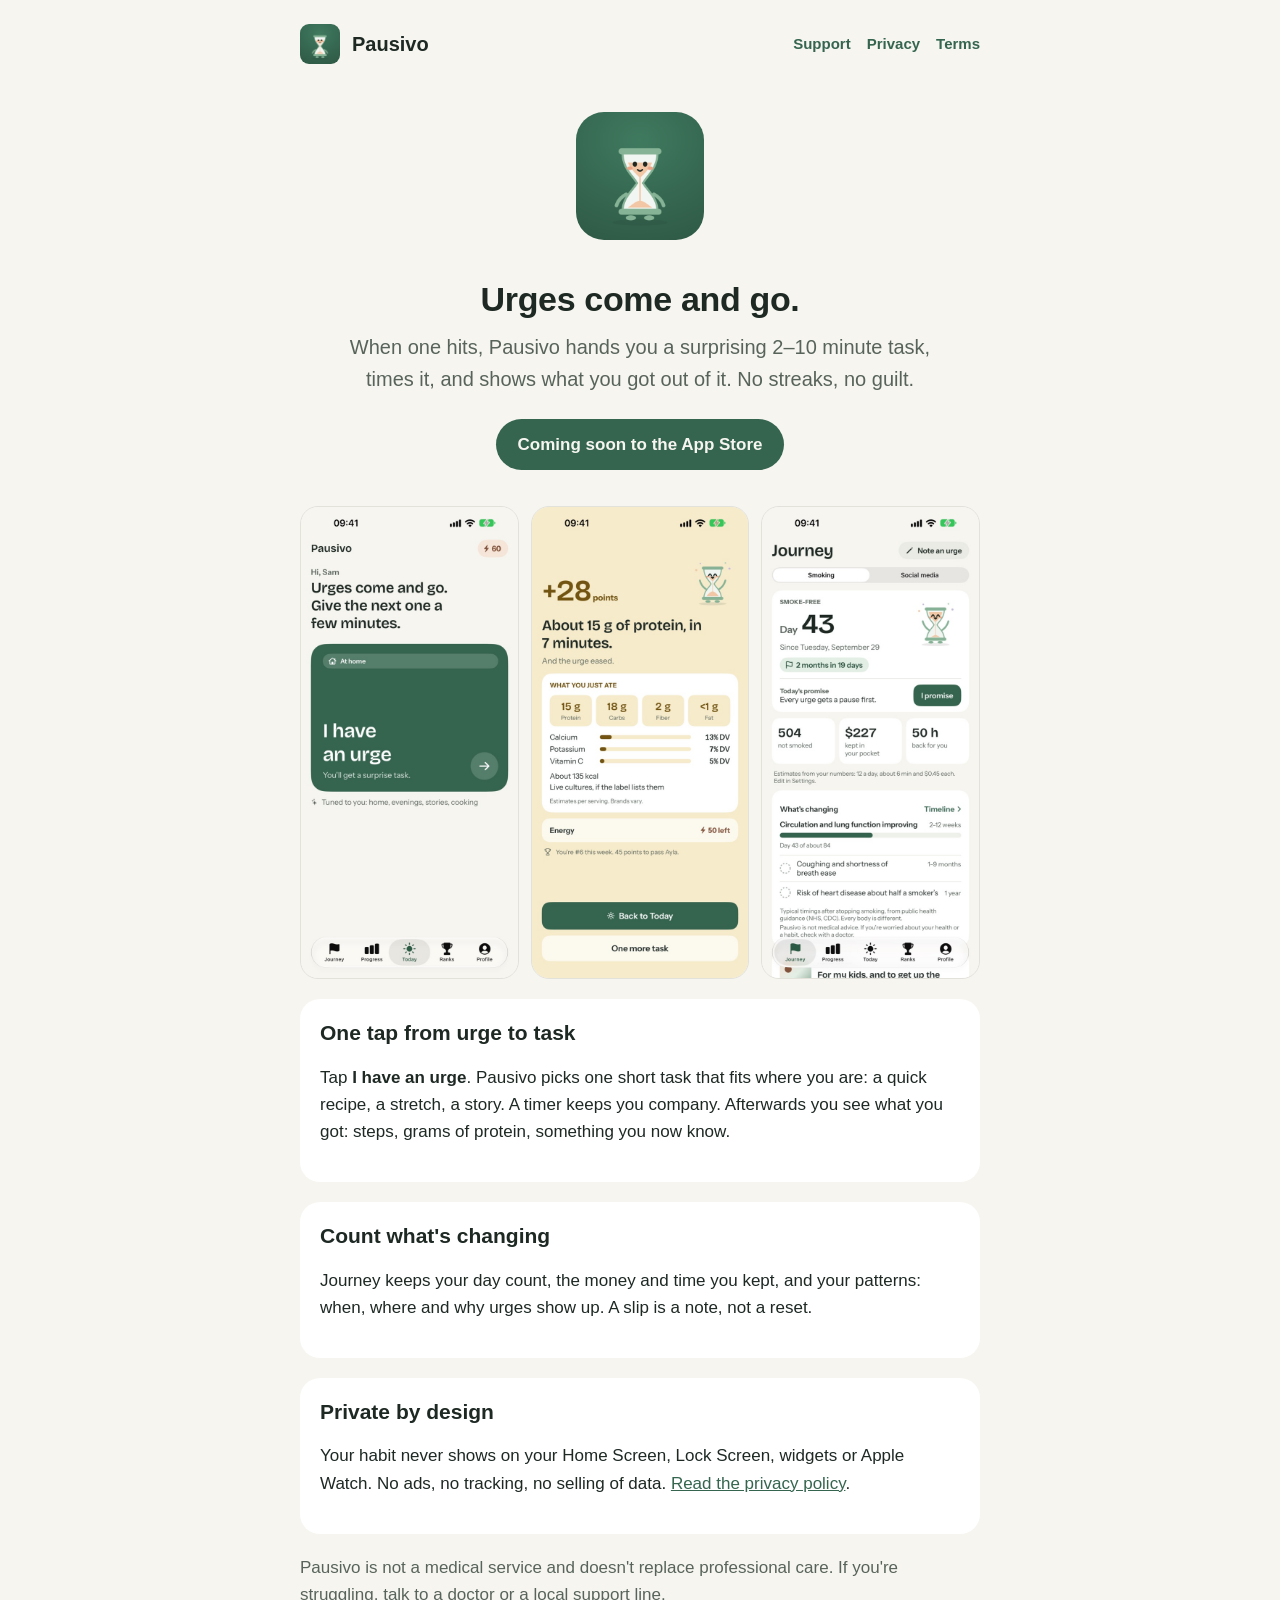
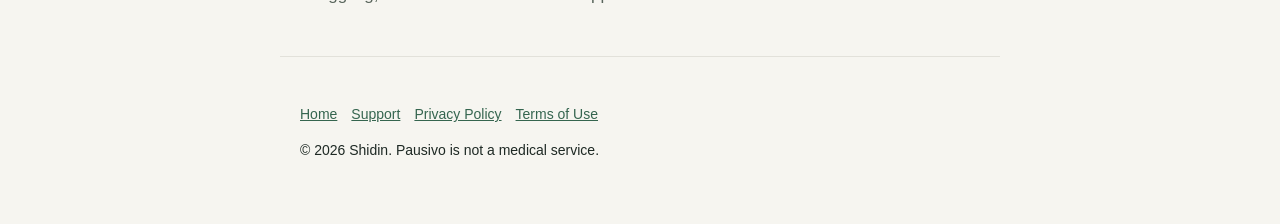
<file: index.html>
<!doctype html>
<html lang="en">
<head>
<meta charset="utf-8">
<meta name="viewport" content="width=device-width, initial-scale=1">
<title>Pausivo: Quit Bad Habits</title>
<meta name="description" content="When an urge hits, Pausivo hands you one short, surprising task and keeps you company until the moment passes.">
<link rel="icon" href="assets/icon.png">
<link rel="stylesheet" href="assets/site.css">
</head>
<body>
<header class="site">
<img src="assets/icon.png" alt="">
<a class="home" href="">Pausivo</a>
<nav><a href="support/">Support</a><a href="privacy/">Privacy</a><a href="terms/">Terms</a></nav>
</header>
<main>

<section class="hero">
<img src="assets/icon.png" alt="Pausivo app icon">
<h1>Urges come and go.</h1>
<p class="lead">When one hits, Pausivo hands you a surprising 2–10 minute task, times it, and shows what you got out of it. No streaks, no guilt.</p>
<span class="pill">Coming soon to the App Store</span>
</section>
<div class="shots">
<img src="assets/01-today.jpg" alt="Pausivo's Today screen with the I have an urge button" loading="lazy">
<img src="assets/04-done.jpg" alt="The result of a finished task: about 15 grams of protein in 7 minutes" loading="lazy">
<img src="assets/05-journey.jpg" alt="Journey: day 43, with the money and time kept" loading="lazy">
</div>
<div class="card">
<h2 style="margin-top:0">One tap from urge to task</h2>
<p>Tap <strong>I have an urge</strong>. Pausivo picks one short task that fits where you are: a quick recipe, a stretch, a story. A timer keeps you company. Afterwards you see what you got: steps, grams of protein, something you now know.</p>
</div>
<div class="card">
<h2 style="margin-top:0">Count what's changing</h2>
<p>Journey keeps your day count, the money and time you kept, and your patterns: when, where and why urges show up. A slip is a note, not a reset.</p>
</div>
<div class="card">
<h2 style="margin-top:0">Private by design</h2>
<p>Your habit never shows on your Home Screen, Lock Screen, widgets or Apple Watch. No ads, no tracking, no selling of data. <a href="privacy/">Read the privacy policy</a>.</p>
</div>
<p class="muted">Pausivo is not a medical service and doesn't replace professional care. If you're struggling, talk to a doctor or a local support line.</p>

</main>
<footer class="site">
<p><a href="">Home</a><a href="support/">Support</a><a href="privacy/">Privacy Policy</a><a href="terms/">Terms of Use</a></p>
<p>© 2026 Shidin. Pausivo is not a medical service.</p>
</footer>
</body>
</html>
</file>
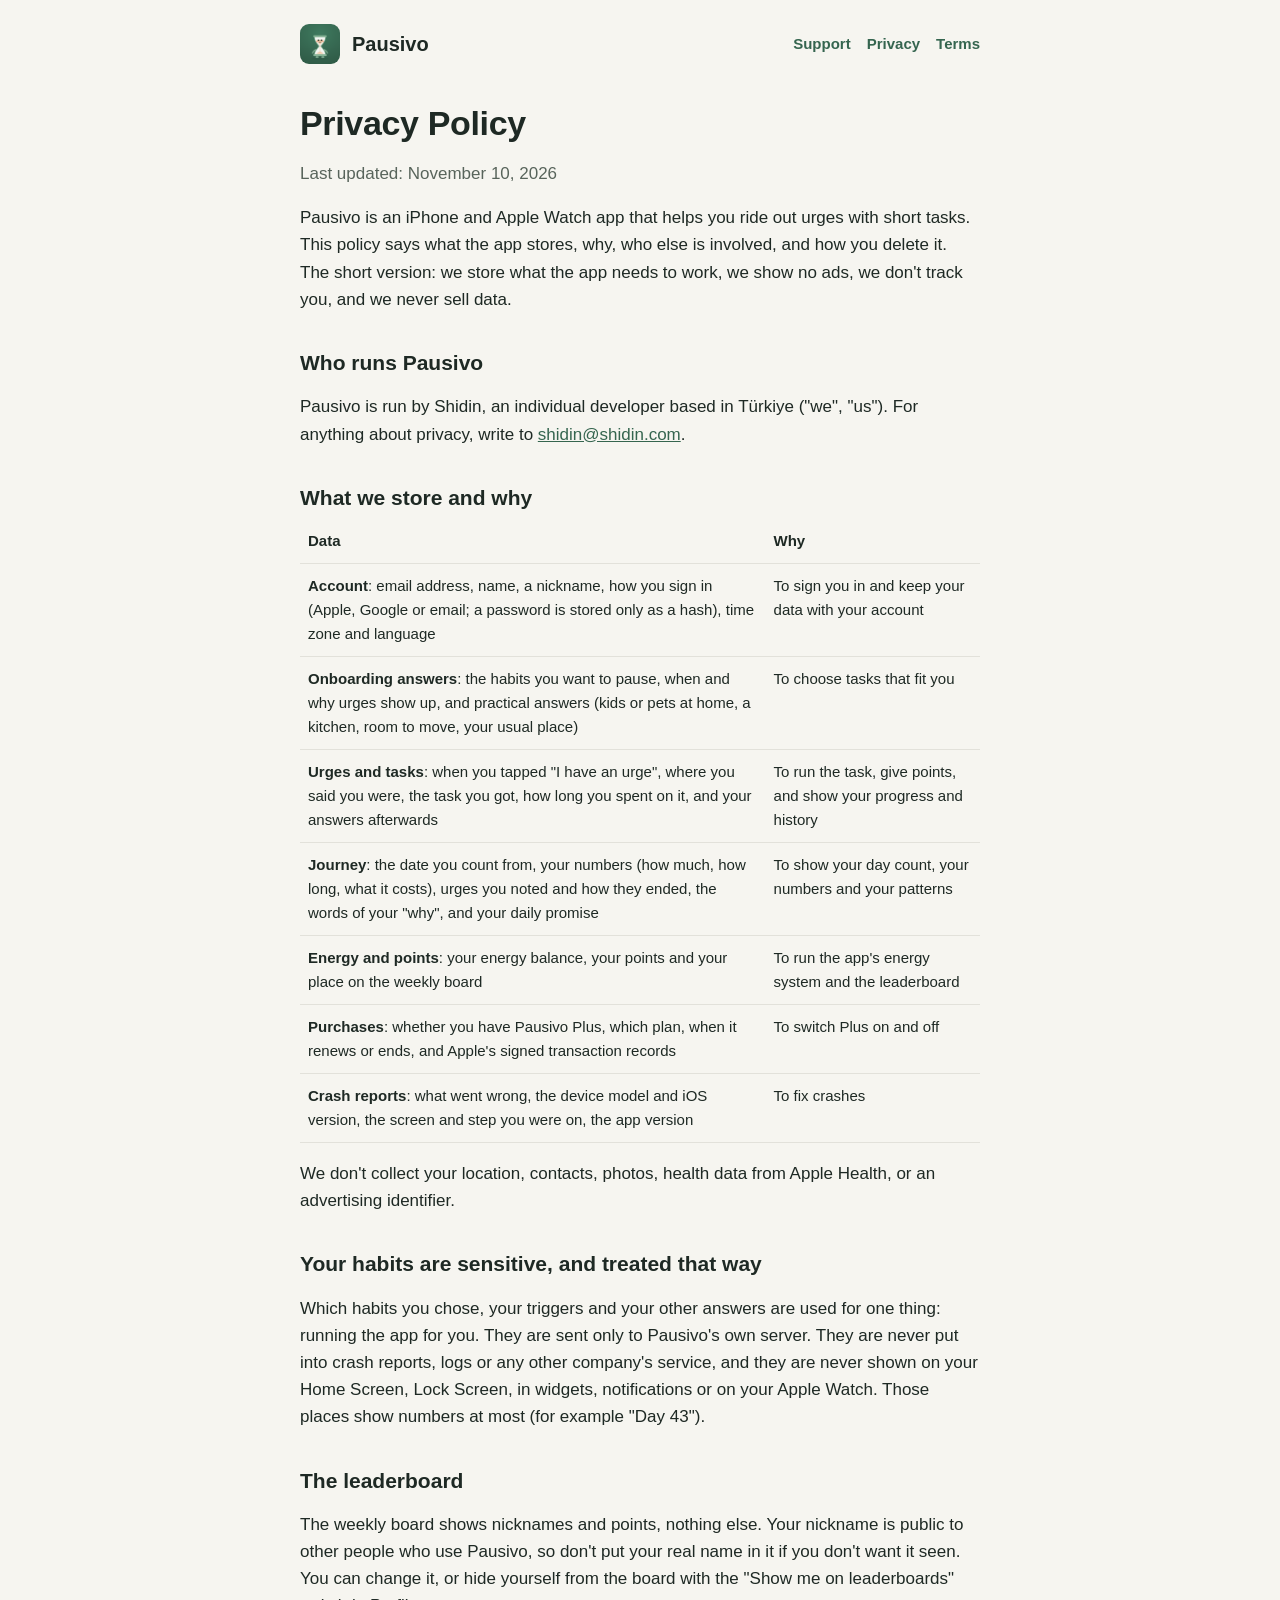
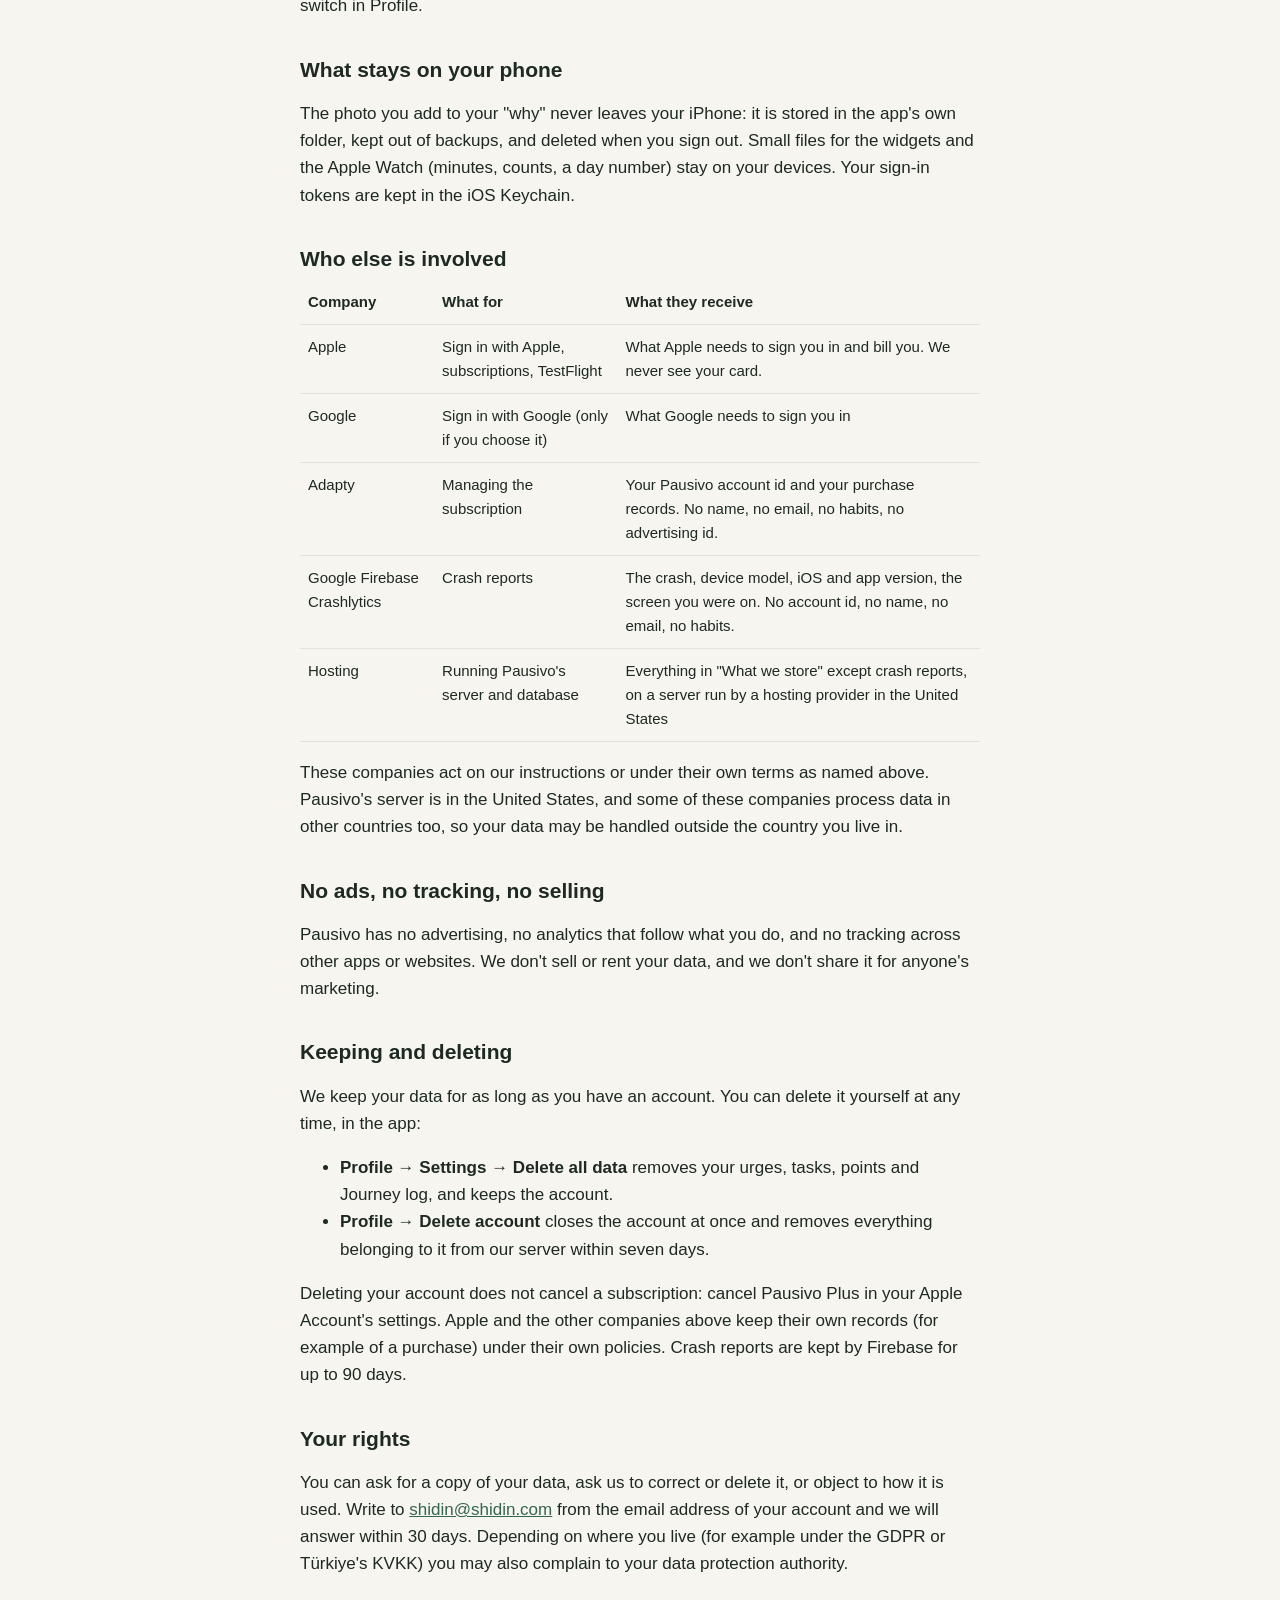
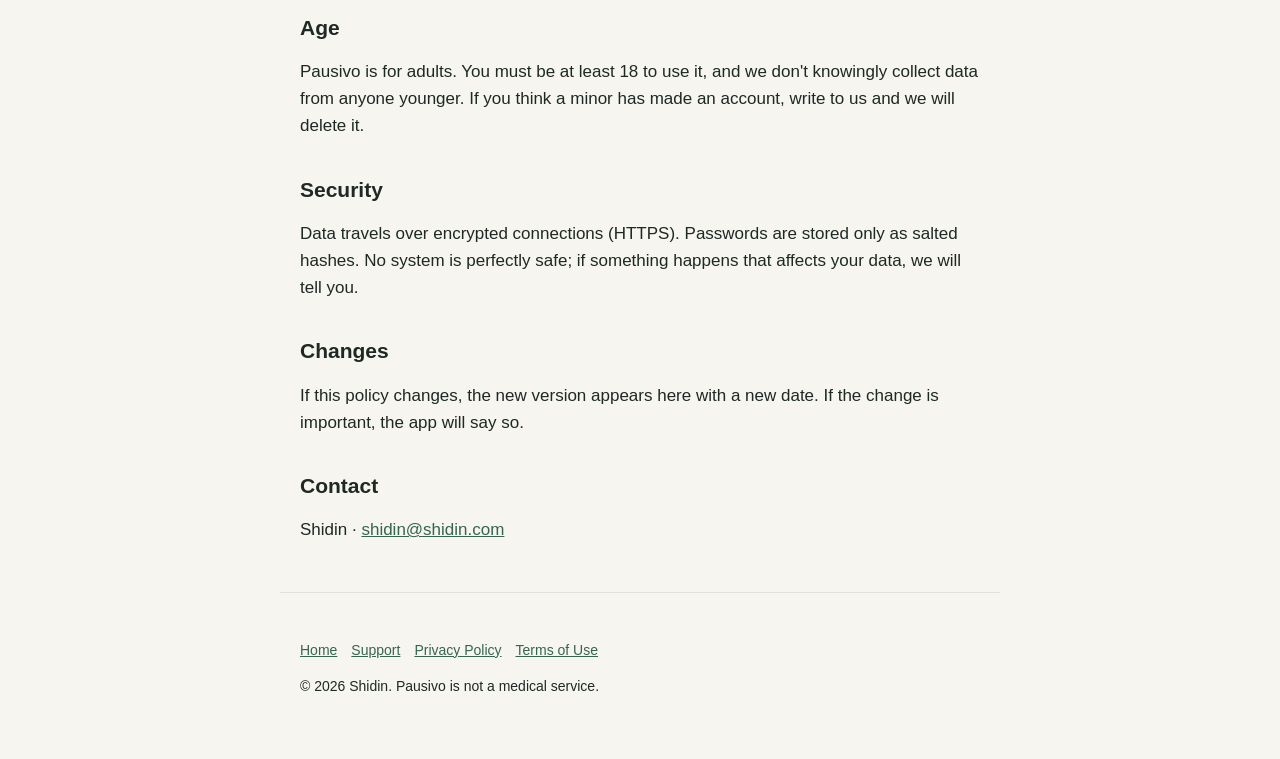
<file: privacy/index.html>
<!doctype html>
<html lang="en">
<head>
<meta charset="utf-8">
<meta name="viewport" content="width=device-width, initial-scale=1">
<title>Privacy Policy · Pausivo</title>
<meta name="description" content="How Pausivo handles your data.">
<link rel="icon" href="../assets/icon.png">
<link rel="stylesheet" href="../assets/site.css">
</head>
<body>
<header class="site">
<img src="../assets/icon.png" alt="">
<a class="home" href="../">Pausivo</a>
<nav><a href="../support/">Support</a><a href="../privacy/">Privacy</a><a href="../terms/">Terms</a></nav>
</header>
<main>

<h1>Privacy Policy</h1>
<p class="muted">Last updated: November 10, 2026</p>
<p>Pausivo is an iPhone and Apple Watch app that helps you ride out urges with short tasks. This policy says what the app stores, why, who else is involved, and how you delete it. The short version: we store what the app needs to work, we show no ads, we don't track you, and we never sell data.</p>

<h2>Who runs Pausivo</h2>
<p>Pausivo is run by Shidin, an individual developer based in Türkiye ("we", "us"). For anything about privacy, write to <a href="mailto:shidin@shidin.com">shidin@shidin.com</a>.</p>

<h2>What we store and why</h2>
<div class="scroll"><table>
<tr><th>Data</th><th>Why</th></tr>
<tr><td><strong>Account</strong>: email address, name, a nickname, how you sign in (Apple, Google or email; a password is stored only as a hash), time zone and language</td><td>To sign you in and keep your data with your account</td></tr>
<tr><td><strong>Onboarding answers</strong>: the habits you want to pause, when and why urges show up, and practical answers (kids or pets at home, a kitchen, room to move, your usual place)</td><td>To choose tasks that fit you</td></tr>
<tr><td><strong>Urges and tasks</strong>: when you tapped "I have an urge", where you said you were, the task you got, how long you spent on it, and your answers afterwards</td><td>To run the task, give points, and show your progress and history</td></tr>
<tr><td><strong>Journey</strong>: the date you count from, your numbers (how much, how long, what it costs), urges you noted and how they ended, the words of your "why", and your daily promise</td><td>To show your day count, your numbers and your patterns</td></tr>
<tr><td><strong>Energy and points</strong>: your energy balance, your points and your place on the weekly board</td><td>To run the app's energy system and the leaderboard</td></tr>
<tr><td><strong>Purchases</strong>: whether you have Pausivo Plus, which plan, when it renews or ends, and Apple's signed transaction records</td><td>To switch Plus on and off</td></tr>
<tr><td><strong>Crash reports</strong>: what went wrong, the device model and iOS version, the screen and step you were on, the app version</td><td>To fix crashes</td></tr>
</table></div>
<p>We don't collect your location, contacts, photos, health data from Apple Health, or an advertising identifier.</p>

<h2>Your habits are sensitive, and treated that way</h2>
<p>Which habits you chose, your triggers and your other answers are used for one thing: running the app for you. They are sent only to Pausivo's own server. They are never put into crash reports, logs or any other company's service, and they are never shown on your Home Screen, Lock Screen, in widgets, notifications or on your Apple Watch. Those places show numbers at most (for example "Day 43").</p>

<h2>The leaderboard</h2>
<p>The weekly board shows nicknames and points, nothing else. Your nickname is public to other people who use Pausivo, so don't put your real name in it if you don't want it seen. You can change it, or hide yourself from the board with the "Show me on leaderboards" switch in Profile.</p>

<h2>What stays on your phone</h2>
<p>The photo you add to your "why" never leaves your iPhone: it is stored in the app's own folder, kept out of backups, and deleted when you sign out. Small files for the widgets and the Apple Watch (minutes, counts, a day number) stay on your devices. Your sign-in tokens are kept in the iOS Keychain.</p>

<h2>Who else is involved</h2>
<div class="scroll"><table>
<tr><th>Company</th><th>What for</th><th>What they receive</th></tr>
<tr><td>Apple</td><td>Sign in with Apple, subscriptions, TestFlight</td><td>What Apple needs to sign you in and bill you. We never see your card.</td></tr>
<tr><td>Google</td><td>Sign in with Google (only if you choose it)</td><td>What Google needs to sign you in</td></tr>
<tr><td>Adapty</td><td>Managing the subscription</td><td>Your Pausivo account id and your purchase records. No name, no email, no habits, no advertising id.</td></tr>
<tr><td>Google Firebase Crashlytics</td><td>Crash reports</td><td>The crash, device model, iOS and app version, the screen you were on. No account id, no name, no email, no habits.</td></tr>
<tr><td>Hosting</td><td>Running Pausivo's server and database</td><td>Everything in "What we store" except crash reports, on a server run by a hosting provider in the United States</td></tr>
</table></div>
<p>These companies act on our instructions or under their own terms as named above. Pausivo's server is in the United States, and some of these companies process data in other countries too, so your data may be handled outside the country you live in.</p>

<h2>No ads, no tracking, no selling</h2>
<p>Pausivo has no advertising, no analytics that follow what you do, and no tracking across other apps or websites. We don't sell or rent your data, and we don't share it for anyone's marketing.</p>

<h2>Keeping and deleting</h2>
<p>We keep your data for as long as you have an account. You can delete it yourself at any time, in the app:</p>
<ul>
<li><strong>Profile → Settings → Delete all data</strong> removes your urges, tasks, points and Journey log, and keeps the account.</li>
<li><strong>Profile → Delete account</strong> closes the account at once and removes everything belonging to it from our server within seven days.</li>
</ul>
<p>Deleting your account does not cancel a subscription: cancel Pausivo Plus in your Apple Account's settings. Apple and the other companies above keep their own records (for example of a purchase) under their own policies. Crash reports are kept by Firebase for up to 90 days.</p>

<h2>Your rights</h2>
<p>You can ask for a copy of your data, ask us to correct or delete it, or object to how it is used. Write to <a href="mailto:shidin@shidin.com">shidin@shidin.com</a> from the email address of your account and we will answer within 30 days. Depending on where you live (for example under the GDPR or Türkiye's KVKK) you may also complain to your data protection authority.</p>

<h2>Age</h2>
<p>Pausivo is for adults. You must be at least 18 to use it, and we don't knowingly collect data from anyone younger. If you think a minor has made an account, write to us and we will delete it.</p>

<h2>Security</h2>
<p>Data travels over encrypted connections (HTTPS). Passwords are stored only as salted hashes. No system is perfectly safe; if something happens that affects your data, we will tell you.</p>

<h2>Changes</h2>
<p>If this policy changes, the new version appears here with a new date. If the change is important, the app will say so.</p>

<h2>Contact</h2>
<p>Shidin · <a href="mailto:shidin@shidin.com">shidin@shidin.com</a></p>

</main>
<footer class="site">
<p><a href="../">Home</a><a href="../support/">Support</a><a href="../privacy/">Privacy Policy</a><a href="../terms/">Terms of Use</a></p>
<p>© 2026 Shidin. Pausivo is not a medical service.</p>
</footer>
</body>
</html>
</file>
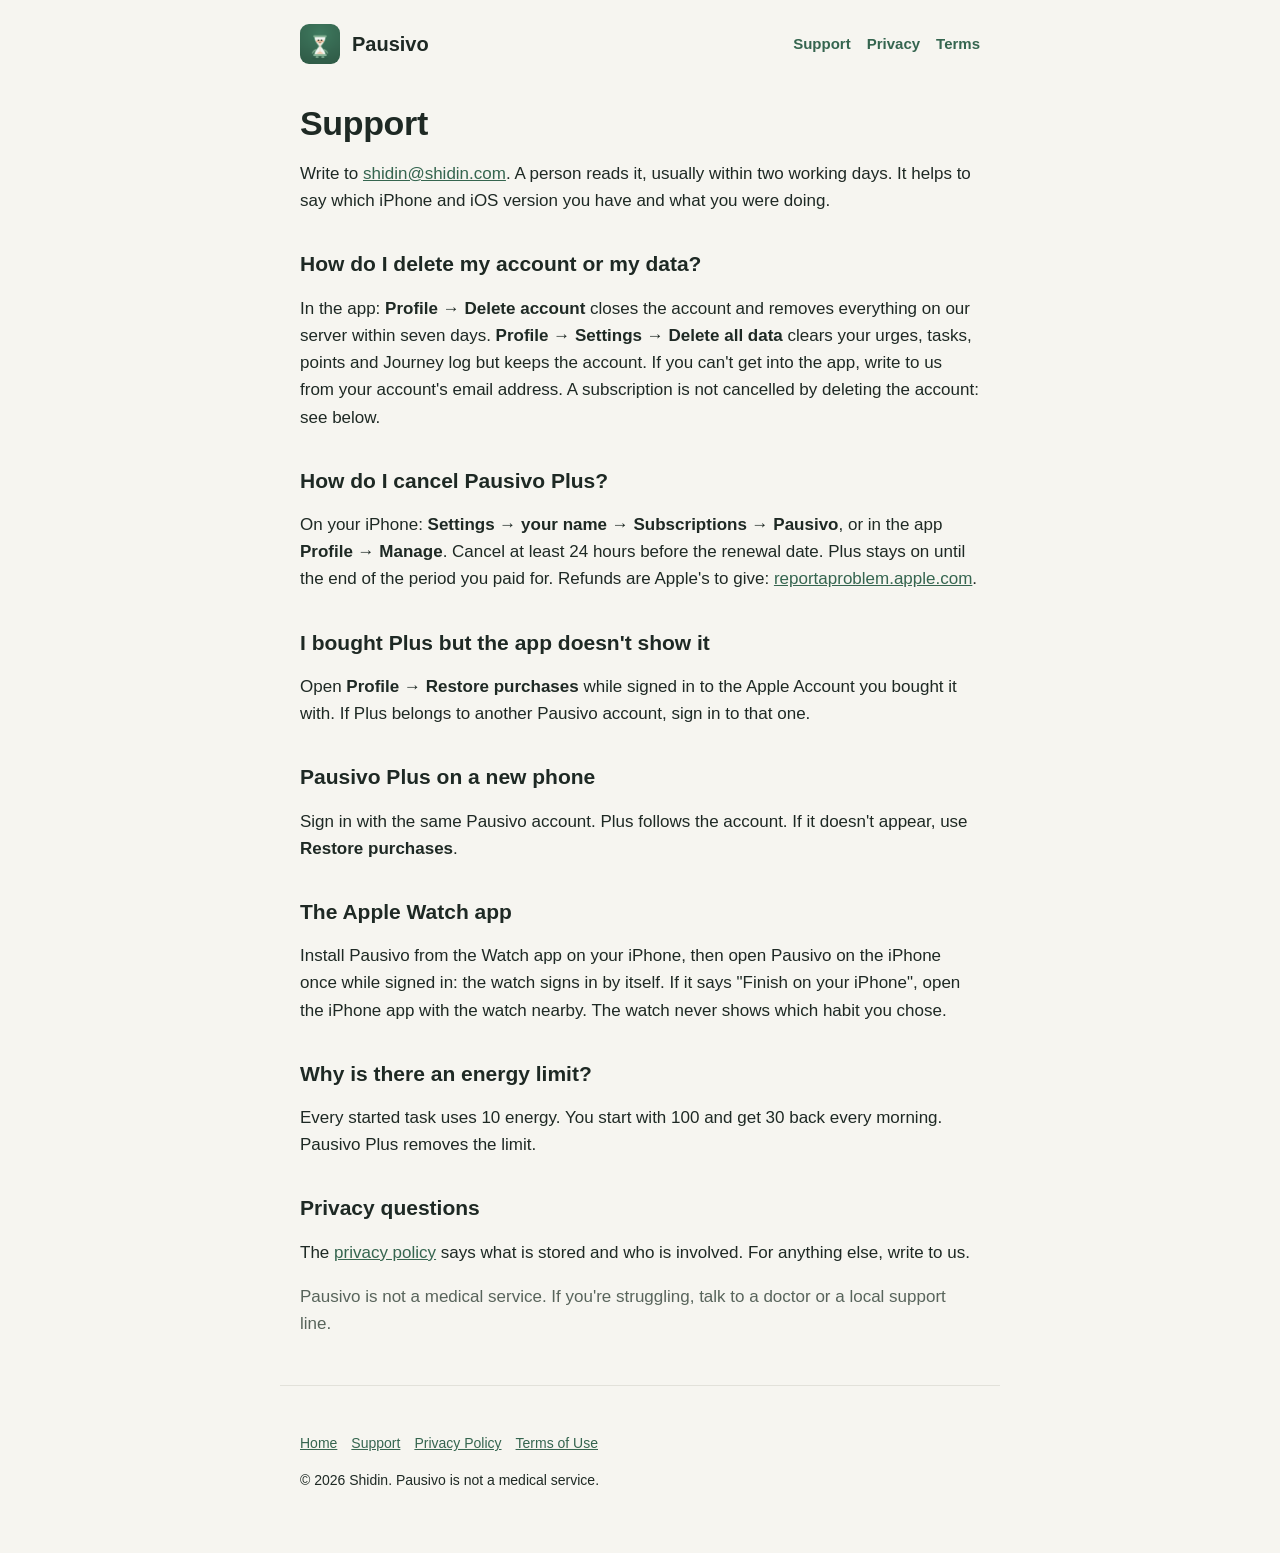
<file: support/index.html>
<!doctype html>
<html lang="en">
<head>
<meta charset="utf-8">
<meta name="viewport" content="width=device-width, initial-scale=1">
<title>Support · Pausivo</title>
<meta name="description" content="Help with Pausivo.">
<link rel="icon" href="../assets/icon.png">
<link rel="stylesheet" href="../assets/site.css">
</head>
<body>
<header class="site">
<img src="../assets/icon.png" alt="">
<a class="home" href="../">Pausivo</a>
<nav><a href="../support/">Support</a><a href="../privacy/">Privacy</a><a href="../terms/">Terms</a></nav>
</header>
<main>

<h1>Support</h1>
<p>Write to <a href="mailto:shidin@shidin.com">shidin@shidin.com</a>. A person reads it, usually within two working days. It helps to say which iPhone and iOS version you have and what you were doing.</p>

<h2>How do I delete my account or my data?</h2>
<p>In the app: <strong>Profile → Delete account</strong> closes the account and removes everything on our server within seven days. <strong>Profile → Settings → Delete all data</strong> clears your urges, tasks, points and Journey log but keeps the account. If you can't get into the app, write to us from your account's email address. A subscription is not cancelled by deleting the account: see below.</p>

<h2>How do I cancel Pausivo Plus?</h2>
<p>On your iPhone: <strong>Settings → your name → Subscriptions → Pausivo</strong>, or in the app <strong>Profile → Manage</strong>. Cancel at least 24 hours before the renewal date. Plus stays on until the end of the period you paid for. Refunds are Apple's to give: <a href="https://reportaproblem.apple.com">reportaproblem.apple.com</a>.</p>

<h2>I bought Plus but the app doesn't show it</h2>
<p>Open <strong>Profile → Restore purchases</strong> while signed in to the Apple Account you bought it with. If Plus belongs to another Pausivo account, sign in to that one.</p>

<h2>Pausivo Plus on a new phone</h2>
<p>Sign in with the same Pausivo account. Plus follows the account. If it doesn't appear, use <strong>Restore purchases</strong>.</p>

<h2>The Apple Watch app</h2>
<p>Install Pausivo from the Watch app on your iPhone, then open Pausivo on the iPhone once while signed in: the watch signs in by itself. If it says "Finish on your iPhone", open the iPhone app with the watch nearby. The watch never shows which habit you chose.</p>

<h2>Why is there an energy limit?</h2>
<p>Every started task uses 10 energy. You start with 100 and get 30 back every morning. Pausivo Plus removes the limit.</p>

<h2>Privacy questions</h2>
<p>The <a href="../privacy/">privacy policy</a> says what is stored and who is involved. For anything else, write to us.</p>

<p class="muted">Pausivo is not a medical service. If you're struggling, talk to a doctor or a local support line.</p>

</main>
<footer class="site">
<p><a href="../">Home</a><a href="../support/">Support</a><a href="../privacy/">Privacy Policy</a><a href="../terms/">Terms of Use</a></p>
<p>© 2026 Shidin. Pausivo is not a medical service.</p>
</footer>
</body>
</html>
</file>
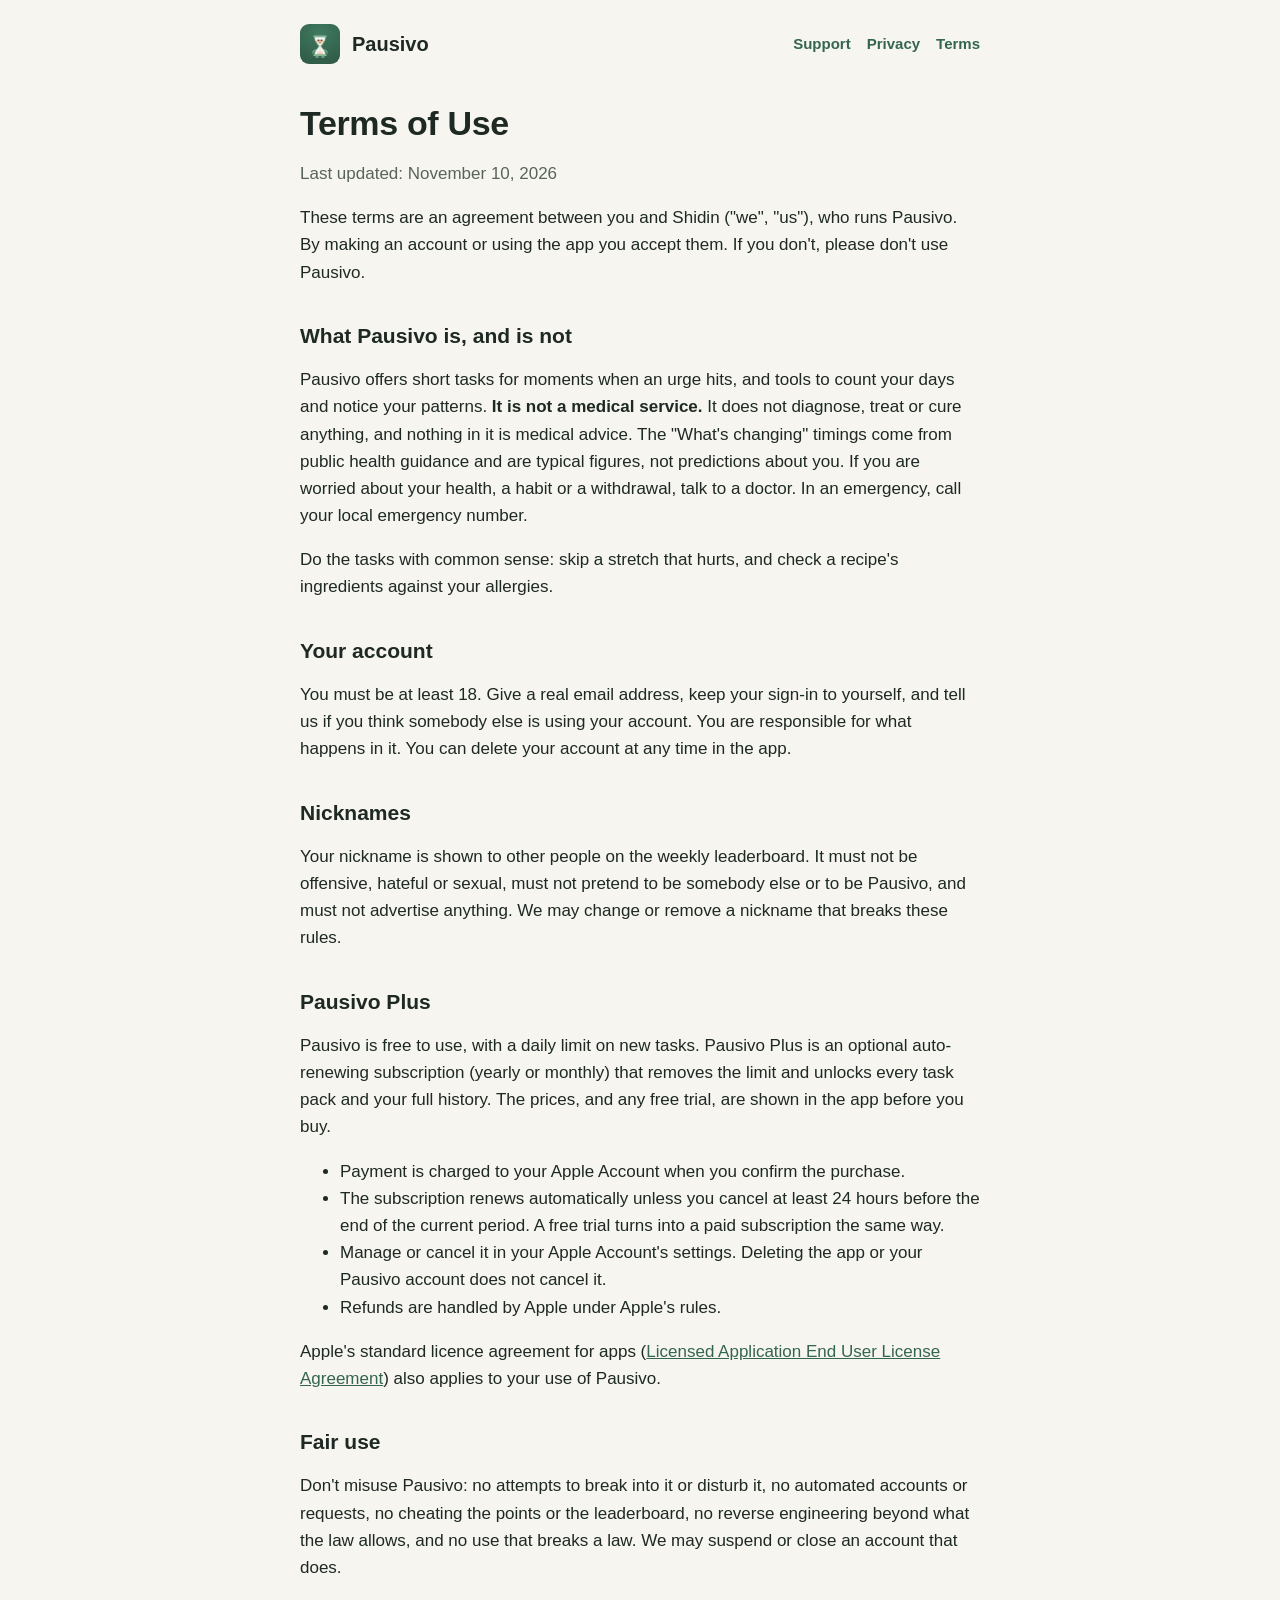
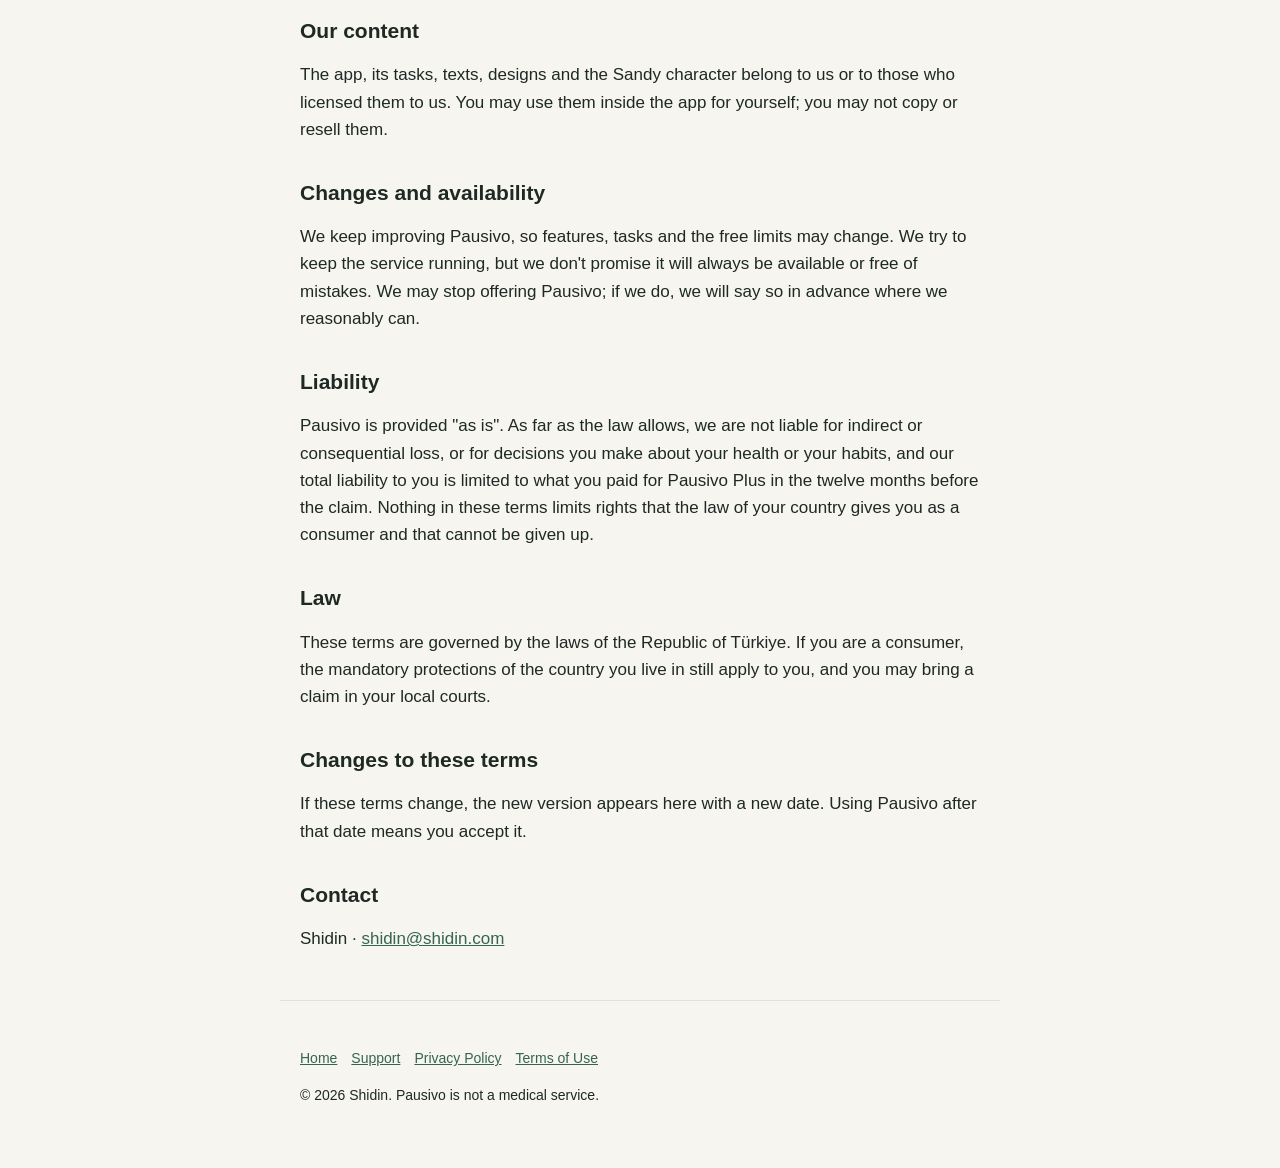
<file: terms/index.html>
<!doctype html>
<html lang="en">
<head>
<meta charset="utf-8">
<meta name="viewport" content="width=device-width, initial-scale=1">
<title>Terms of Use · Pausivo</title>
<meta name="description" content="The terms for using Pausivo.">
<link rel="icon" href="../assets/icon.png">
<link rel="stylesheet" href="../assets/site.css">
</head>
<body>
<header class="site">
<img src="../assets/icon.png" alt="">
<a class="home" href="../">Pausivo</a>
<nav><a href="../support/">Support</a><a href="../privacy/">Privacy</a><a href="../terms/">Terms</a></nav>
</header>
<main>

<h1>Terms of Use</h1>
<p class="muted">Last updated: November 10, 2026</p>
<p>These terms are an agreement between you and Shidin ("we", "us"), who runs Pausivo. By making an account or using the app you accept them. If you don't, please don't use Pausivo.</p>

<h2>What Pausivo is, and is not</h2>
<p>Pausivo offers short tasks for moments when an urge hits, and tools to count your days and notice your patterns. <strong>It is not a medical service.</strong> It does not diagnose, treat or cure anything, and nothing in it is medical advice. The "What's changing" timings come from public health guidance and are typical figures, not predictions about you. If you are worried about your health, a habit or a withdrawal, talk to a doctor. In an emergency, call your local emergency number.</p>
<p>Do the tasks with common sense: skip a stretch that hurts, and check a recipe's ingredients against your allergies.</p>

<h2>Your account</h2>
<p>You must be at least 18. Give a real email address, keep your sign-in to yourself, and tell us if you think somebody else is using your account. You are responsible for what happens in it. You can delete your account at any time in the app.</p>

<h2>Nicknames</h2>
<p>Your nickname is shown to other people on the weekly leaderboard. It must not be offensive, hateful or sexual, must not pretend to be somebody else or to be Pausivo, and must not advertise anything. We may change or remove a nickname that breaks these rules.</p>

<h2>Pausivo Plus</h2>
<p>Pausivo is free to use, with a daily limit on new tasks. Pausivo Plus is an optional auto-renewing subscription (yearly or monthly) that removes the limit and unlocks every task pack and your full history. The prices, and any free trial, are shown in the app before you buy.</p>
<ul>
<li>Payment is charged to your Apple Account when you confirm the purchase.</li>
<li>The subscription renews automatically unless you cancel at least 24 hours before the end of the current period. A free trial turns into a paid subscription the same way.</li>
<li>Manage or cancel it in your Apple Account's settings. Deleting the app or your Pausivo account does not cancel it.</li>
<li>Refunds are handled by Apple under Apple's rules.</li>
</ul>
<p>Apple's standard licence agreement for apps (<a href="https://www.apple.com/legal/internet-services/itunes/dev/stdeula/">Licensed Application End User License Agreement</a>) also applies to your use of Pausivo.</p>

<h2>Fair use</h2>
<p>Don't misuse Pausivo: no attempts to break into it or disturb it, no automated accounts or requests, no cheating the points or the leaderboard, no reverse engineering beyond what the law allows, and no use that breaks a law. We may suspend or close an account that does.</p>

<h2>Our content</h2>
<p>The app, its tasks, texts, designs and the Sandy character belong to us or to those who licensed them to us. You may use them inside the app for yourself; you may not copy or resell them.</p>

<h2>Changes and availability</h2>
<p>We keep improving Pausivo, so features, tasks and the free limits may change. We try to keep the service running, but we don't promise it will always be available or free of mistakes. We may stop offering Pausivo; if we do, we will say so in advance where we reasonably can.</p>

<h2>Liability</h2>
<p>Pausivo is provided "as is". As far as the law allows, we are not liable for indirect or consequential loss, or for decisions you make about your health or your habits, and our total liability to you is limited to what you paid for Pausivo Plus in the twelve months before the claim. Nothing in these terms limits rights that the law of your country gives you as a consumer and that cannot be given up.</p>

<h2>Law</h2>
<p>These terms are governed by the laws of the Republic of Türkiye. If you are a consumer, the mandatory protections of the country you live in still apply to you, and you may bring a claim in your local courts.</p>

<h2>Changes to these terms</h2>
<p>If these terms change, the new version appears here with a new date. Using Pausivo after that date means you accept it.</p>

<h2>Contact</h2>
<p>Shidin · <a href="mailto:shidin@shidin.com">shidin@shidin.com</a></p>

</main>
<footer class="site">
<p><a href="../">Home</a><a href="../support/">Support</a><a href="../privacy/">Privacy Policy</a><a href="../terms/">Terms of Use</a></p>
<p>© 2026 Shidin. Pausivo is not a medical service.</p>
</footer>
</body>
</html>
</file>
<file: assets/site.css>
:root {
  --canvas: #F6F5F0; --surface: #FFFFFF; --ink: #1E2924; --ink-2: #58645B; --brand: #35654F; --line: #E2E1DA;
  color-scheme: light dark;
}
@media (prefers-color-scheme: dark) {
  :root { --canvas: #101713; --surface: #1D2821; --ink: #F1F5F0; --ink-2: #B4C0B7; --brand: #B2D8BE; --line: #2B3830; }
}
* { box-sizing: border-box; }
html { -webkit-text-size-adjust: 100%; }
body {
  margin: 0; background: var(--canvas); color: var(--ink);
  font: 17px/1.6 -apple-system, BlinkMacSystemFont, "Segoe UI", Roboto, Helvetica, Arial, sans-serif;
}
main, header.site, footer.site { max-width: 720px; margin: 0 auto; padding: 0 20px; }
header.site { display: flex; align-items: center; gap: 12px; padding-top: 24px; padding-bottom: 8px; }
header.site img { width: 40px; height: 40px; border-radius: 9px; }
header.site a.home { color: var(--ink); font-weight: 700; font-size: 20px; text-decoration: none; }
header.site nav { margin-left: auto; display: flex; gap: 16px; flex-wrap: wrap; }
a { color: var(--brand); }
nav a { text-decoration: none; font-weight: 600; font-size: 15px; }
h1 { font-size: 34px; line-height: 1.15; letter-spacing: -0.01em; margin: 32px 0 8px; text-wrap: balance; }
h2 { font-size: 21px; line-height: 1.3; margin: 36px 0 8px; }
p, li { color: var(--ink); }
.muted { color: var(--ink-2); }
.card { background: var(--surface); border-radius: 20px; padding: 20px; margin: 20px 0; }
.hero { text-align: center; padding: 40px 0 8px; }
.hero img { width: 128px; height: 128px; border-radius: 28px; }
.hero p.lead { font-size: 20px; color: var(--ink-2); max-width: 30em; margin: 12px auto; text-wrap: pretty; }
.pill { display: inline-block; background: var(--brand); color: var(--canvas); font-weight: 700; padding: 12px 22px; border-radius: 999px; margin-top: 12px; }
table { width: 100%; border-collapse: collapse; font-size: 15px; }
th, td { text-align: left; vertical-align: top; padding: 10px 8px; border-bottom: 1px solid var(--line); }
.scroll { overflow-x: auto; }
footer.site { padding-top: 32px; padding-bottom: 48px; color: var(--ink-2); font-size: 14px; border-top: 1px solid var(--line); margin-top: 48px; }
footer.site a { margin-right: 14px; }
.shots { display: grid; grid-template-columns: repeat(3, 1fr); gap: 12px; margin: 28px 0 8px; }
.shots img { width: 100%; height: auto; border-radius: 18px; border: 1px solid var(--line); display: block; }
</file>
